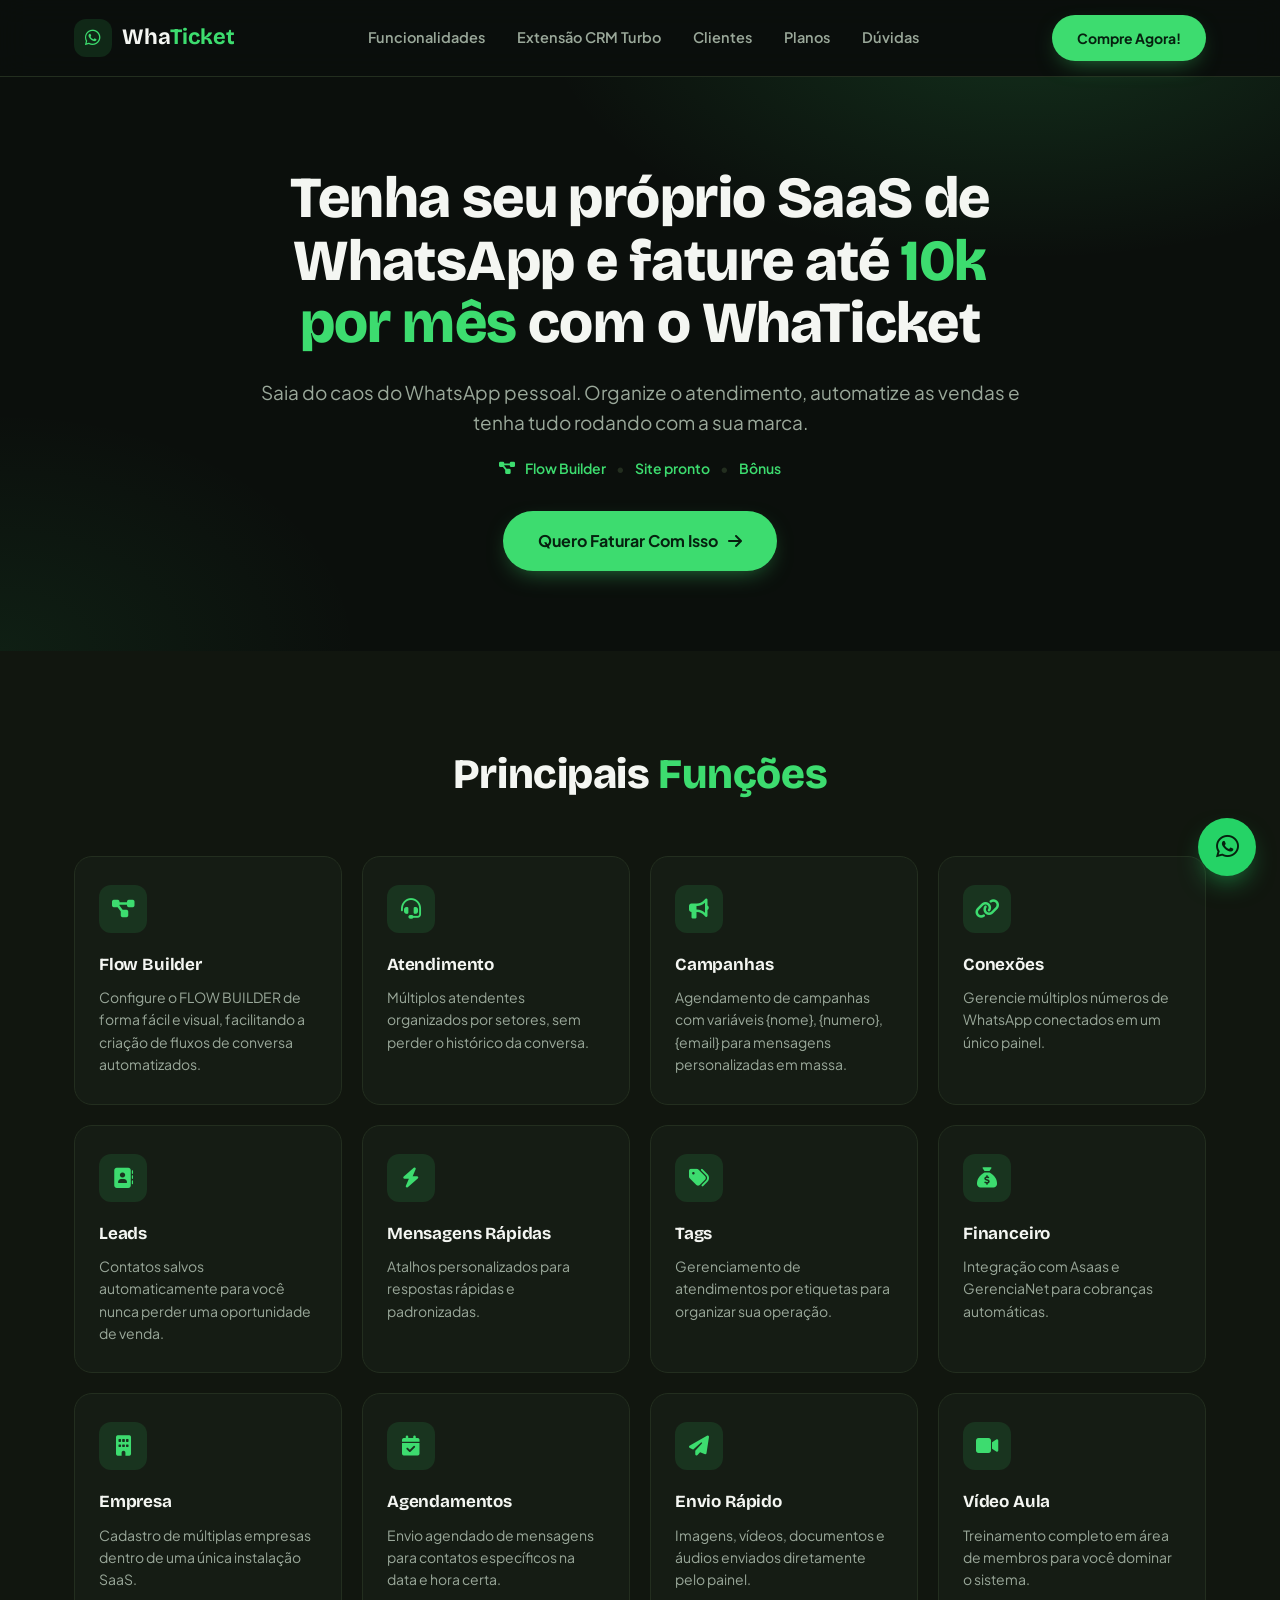
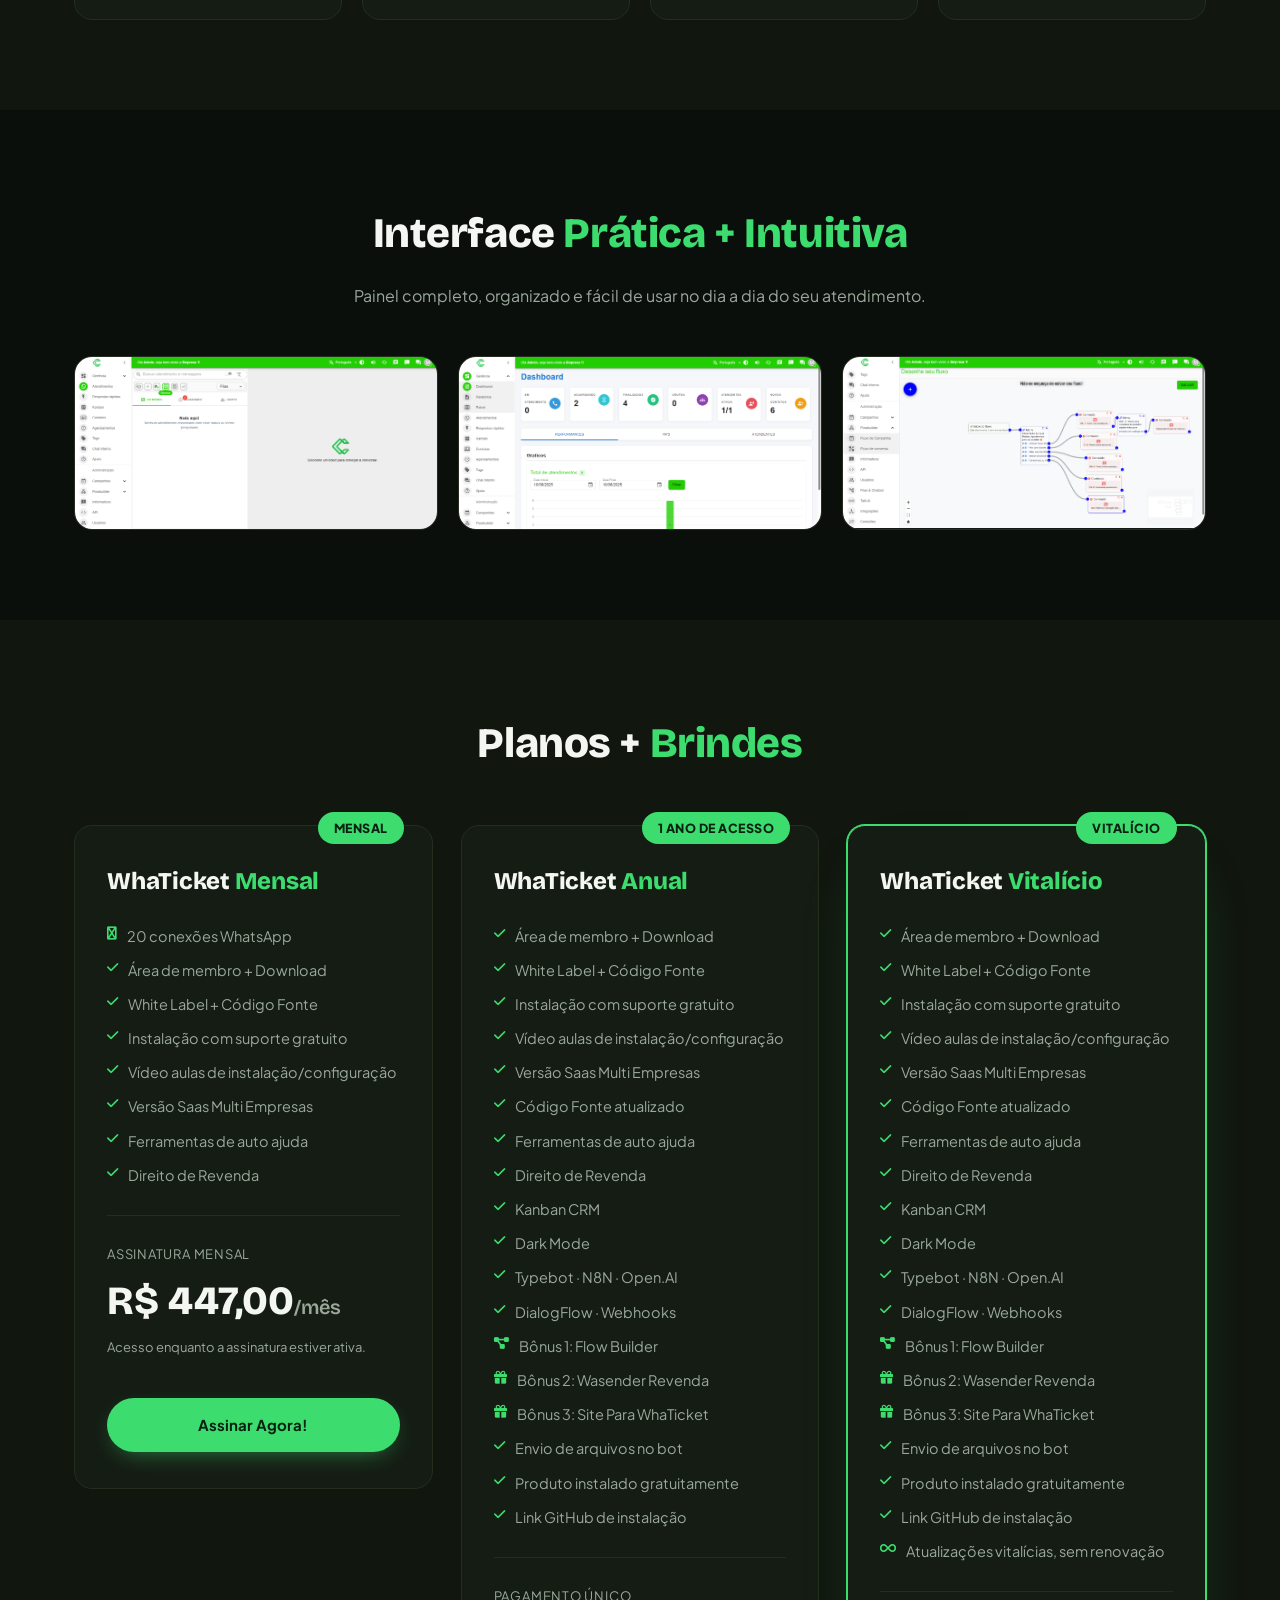
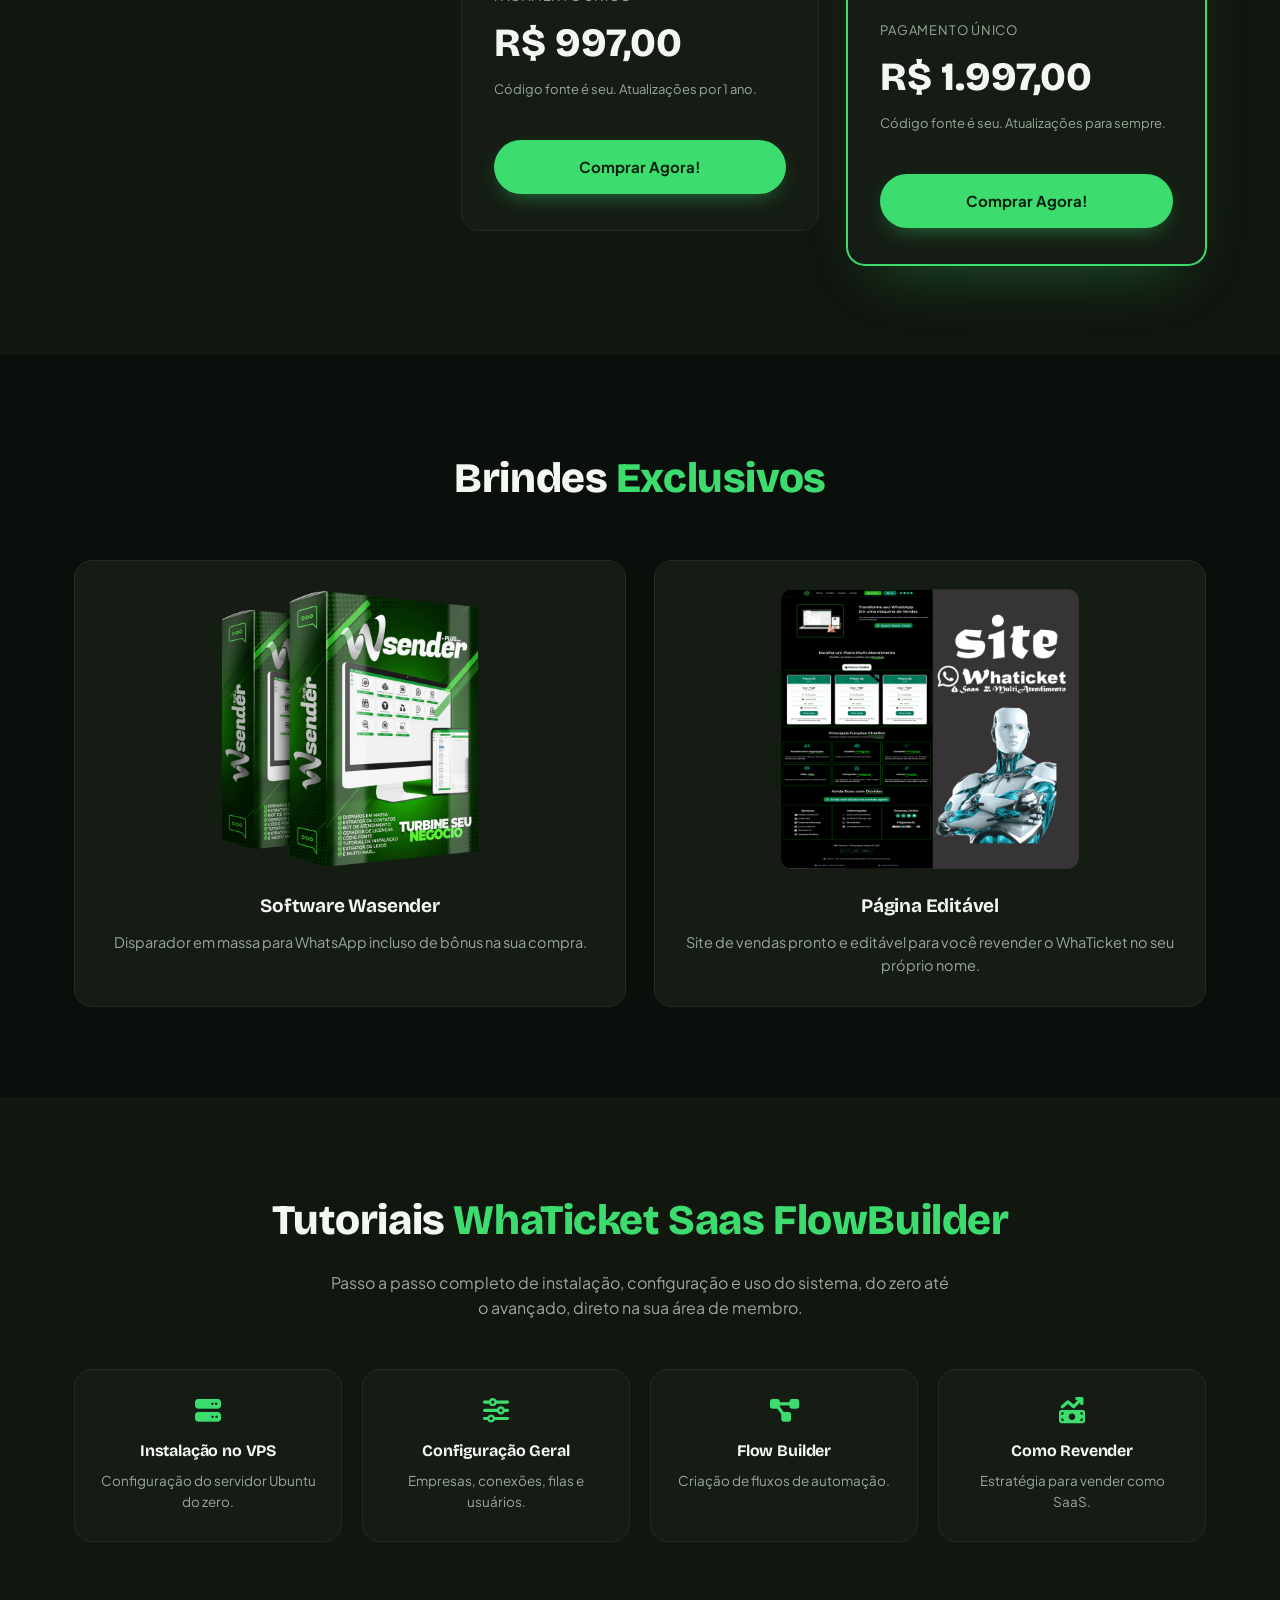
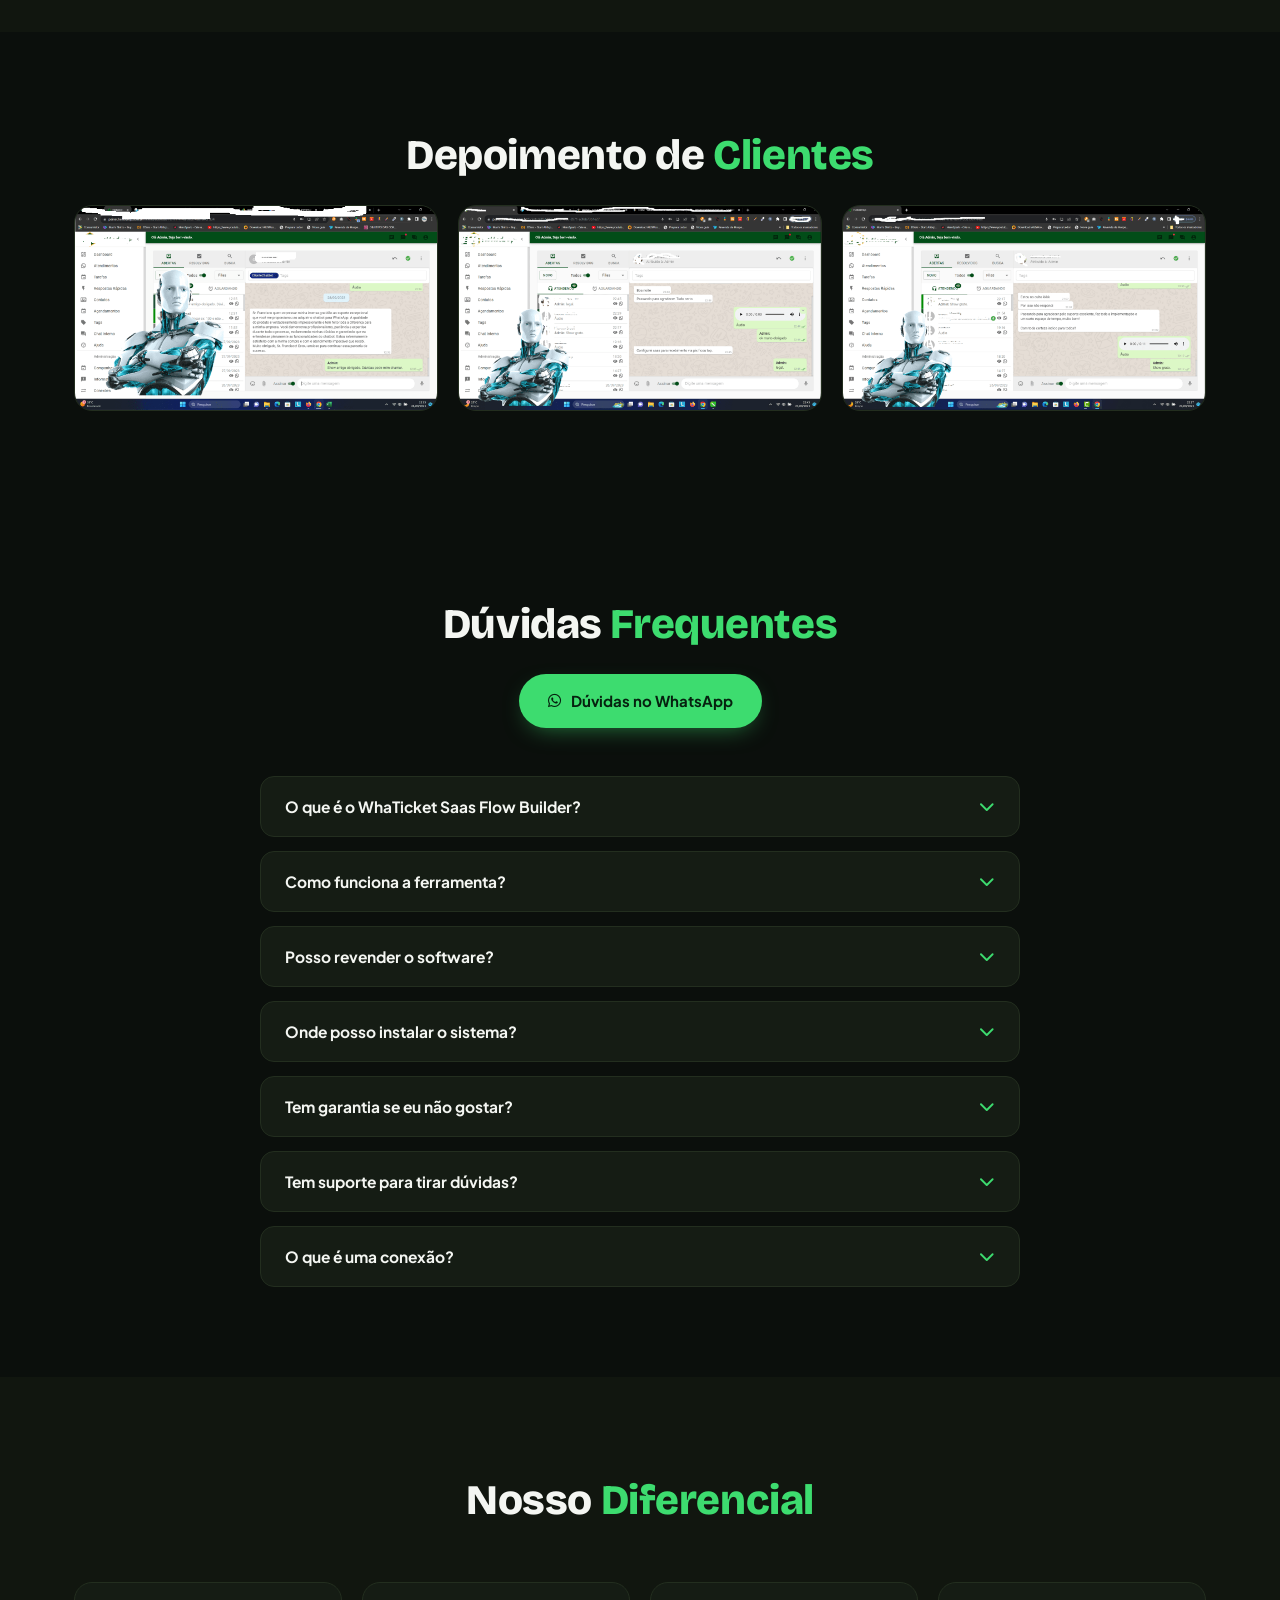
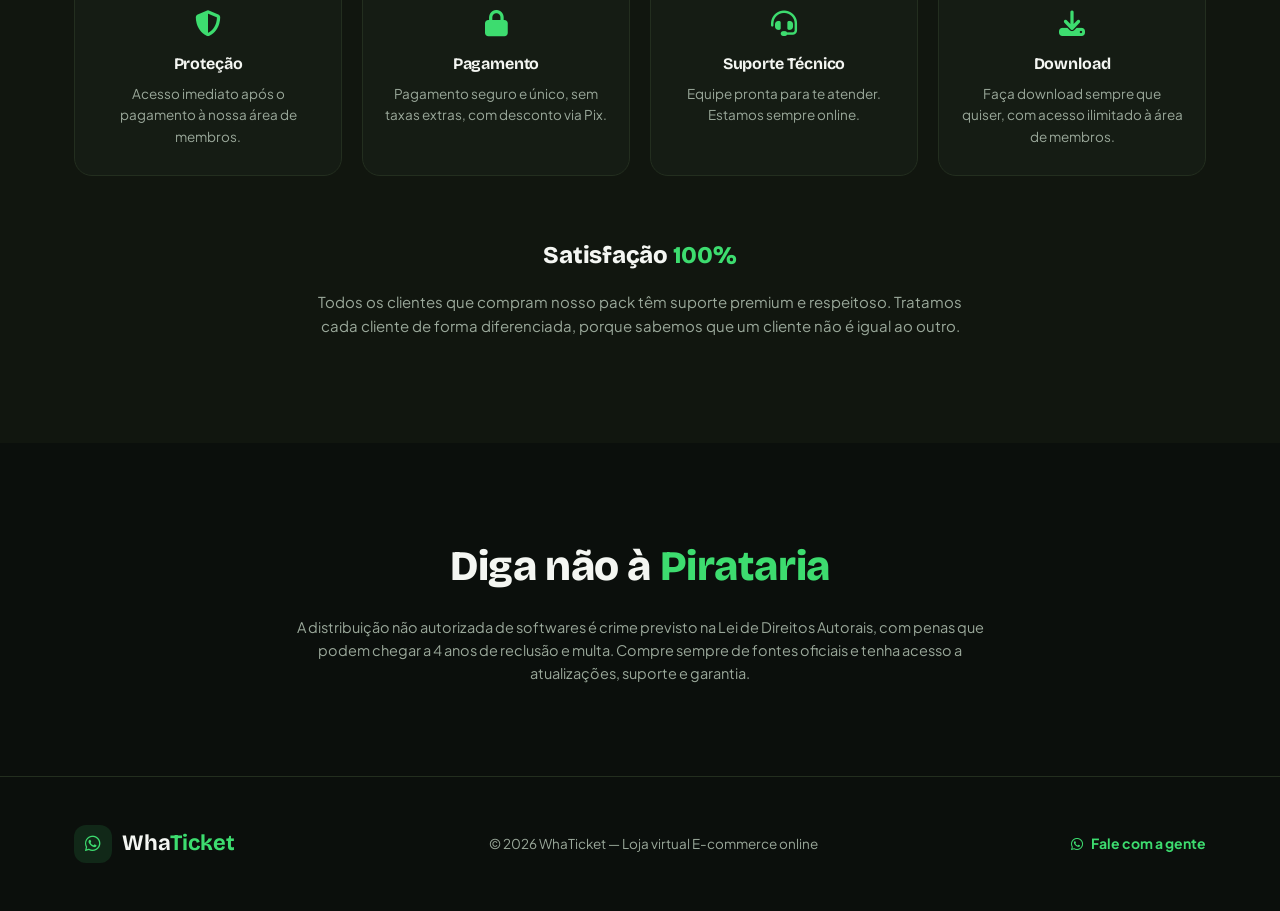
<file: index.html>
<!DOCTYPE html>
<html lang="pt-BR">
<head>
<meta charset="UTF-8">
<meta name="viewport" content="width=device-width, initial-scale=1.0">
<title>WhaTicket SaaS Revenda - Multiatendimento WhatsApp + FlowBuilder</title>
<meta name="description" content="Até 10k mensal com WhaTicket SaaS Multiatendimento para WhatsApp + FlowBuilder. Tutorial em vídeo, site pronto e bônus.">
<link rel="preconnect" href="https://fonts.googleapis.com">
<link rel="preconnect" href="https://fonts.gstatic.com" crossorigin>
<link href="https://fonts.googleapis.com/css2?family=Bricolage+Grotesque:wght@200..800&family=Plus+Jakarta+Sans:wght@400;500;600;700&display=swap" rel="stylesheet">
<link rel="stylesheet" href="https://cdn.jsdelivr.net/npm/@fortawesome/fontawesome-free@6.5.1/css/all.min.css">
<link rel="stylesheet" href="style.css">
</head>
<body>

<!-- HEADER -->
<header class="site-header" id="header">
  <div class="container header-inner">
    <a href="#topo" class="logo">
      <span class="logo-icon"><i class="fa-brands fa-whatsapp"></i></span>
      <span class="logo-text">Wha<span class="accent">Ticket</span></span>
    </a>

    <nav class="main-nav" id="main-nav">
      <a href="#funcionalidades">Funcionalidades</a>
      <a href="#interface">Extensão CRM Turbo</a>
      <a href="#clientes">Clientes</a>
      <a href="#planos">Planos</a>
      <a href="#duvidas">Dúvidas</a>
    </nav>

    <a href="#planos" class="btn btn-primary header-cta">Compre Agora!</a>

    <button class="menu-toggle" id="menu-toggle" aria-label="Abrir menu">
      <i class="fa-solid fa-bars"></i>
    </button>
  </div>
</header>

<!-- HERO -->
<section class="hero" id="topo">
  <div class="container hero-inner">
    <div class="hero-copy">
      <h1>Tenha seu próprio SaaS de WhatsApp e fature até <span class="accent">10k por mês</span> com o WhaTicket</h1>
      <p class="hero-sub">Saia do caos do WhatsApp pessoal. Organize o atendimento, automatize as vendas e tenha tudo rodando com a sua marca.</p>
      <p class="hero-tag">
        <i class="fa-solid fa-diagram-project"></i> Flow Builder
        <span class="dot">•</span> Site pronto
        <span class="dot">•</span> Bônus
      </p>
      <a href="#planos" class="btn btn-primary btn-lg">Quero Faturar Com Isso <i class="fa-solid fa-arrow-right"></i></a>
    </div>
  </div>
</section>

<!-- FUNCIONALIDADES -->
<section class="features" id="funcionalidades">
  <div class="container">
    <h2 class="section-title">Principais <span class="accent">Funções</span></h2>

    <div class="features-grid">
      <div class="feature-card">
        <div class="feature-icon"><i class="fa-solid fa-diagram-project"></i></div>
        <h3>Flow Builder</h3>
        <p>Configure o FLOW BUILDER de forma fácil e visual, facilitando a criação de fluxos de conversa automatizados.</p>
      </div>
      <div class="feature-card">
        <div class="feature-icon"><i class="fa-solid fa-headset"></i></div>
        <h3>Atendimento</h3>
        <p>Múltiplos atendentes organizados por setores, sem perder o histórico da conversa.</p>
      </div>
      <div class="feature-card">
        <div class="feature-icon"><i class="fa-solid fa-bullhorn"></i></div>
        <h3>Campanhas</h3>
        <p>Agendamento de campanhas com variáveis {nome}, {numero}, {email} para mensagens personalizadas em massa.</p>
      </div>
      <div class="feature-card">
        <div class="feature-icon"><i class="fa-solid fa-link"></i></div>
        <h3>Conexões</h3>
        <p>Gerencie múltiplos números de WhatsApp conectados em um único painel.</p>
      </div>
      <div class="feature-card">
        <div class="feature-icon"><i class="fa-solid fa-address-book"></i></div>
        <h3>Leads</h3>
        <p>Contatos salvos automaticamente para você nunca perder uma oportunidade de venda.</p>
      </div>
      <div class="feature-card">
        <div class="feature-icon"><i class="fa-solid fa-bolt"></i></div>
        <h3>Mensagens Rápidas</h3>
        <p>Atalhos personalizados para respostas rápidas e padronizadas.</p>
      </div>
      <div class="feature-card">
        <div class="feature-icon"><i class="fa-solid fa-tags"></i></div>
        <h3>Tags</h3>
        <p>Gerenciamento de atendimentos por etiquetas para organizar sua operação.</p>
      </div>
      <div class="feature-card">
        <div class="feature-icon"><i class="fa-solid fa-sack-dollar"></i></div>
        <h3>Financeiro</h3>
        <p>Integração com Asaas e GerenciaNet para cobranças automáticas.</p>
      </div>
      <div class="feature-card">
        <div class="feature-icon"><i class="fa-solid fa-building"></i></div>
        <h3>Empresa</h3>
        <p>Cadastro de múltiplas empresas dentro de uma única instalação SaaS.</p>
      </div>
      <div class="feature-card">
        <div class="feature-icon"><i class="fa-solid fa-calendar-check"></i></div>
        <h3>Agendamentos</h3>
        <p>Envio agendado de mensagens para contatos específicos na data e hora certa.</p>
      </div>
      <div class="feature-card">
        <div class="feature-icon"><i class="fa-solid fa-paper-plane"></i></div>
        <h3>Envio Rápido</h3>
        <p>Imagens, vídeos, documentos e áudios enviados diretamente pelo painel.</p>
      </div>
      <div class="feature-card">
        <div class="feature-icon"><i class="fa-solid fa-video"></i></div>
        <h3>Vídeo Aula</h3>
        <p>Treinamento completo em área de membros para você dominar o sistema.</p>
      </div>
    </div>
  </div>
</section>

<!-- INTERFACE -->
<section class="interface" id="interface">
  <div class="container">
    <h2 class="section-title">Interface <span class="accent">Prática + Intuitiva</span></h2>
    <p class="section-sub">Painel completo, organizado e fácil de usar no dia a dia do seu atendimento.</p>

    <div class="interface-grid">
      <div class="interface-shot">
        <img src="images/interface-1.png" alt="Painel WhaTicket - tela de atendimento" loading="lazy">
      </div>
      <div class="interface-shot">
        <img src="images/interface-2.png" alt="Painel WhaTicket - Flow Builder" loading="lazy">
      </div>
      <div class="interface-shot">
        <img src="images/interface-3.png" alt="Painel WhaTicket - relatórios e campanhas" loading="lazy">
      </div>
    </div>
  </div>
</section>

<!-- PLANOS -->
<section class="plans" id="planos">
  <div class="container">
    <h2 class="section-title">Planos + <span class="accent">Brindes</span></h2>

    <div class="plans-grid">

      <!-- MENSAL -->
      <div class="plan-card">
        <div class="plan-badge">MENSAL</div>
        <h3 class="plan-name">WhaTicket <span class="accent">Mensal</span></h3>
        <ul class="plan-features">
          <li><i class="fa-solid fa-whatsapp"></i> 20 conexões WhatsApp</li>
          <li><i class="fa-solid fa-check"></i> Área de membro + Download</li>
          <li><i class="fa-solid fa-check"></i> White Label + Código Fonte</li>
          <li><i class="fa-solid fa-check"></i> Instalação com suporte gratuito</li>
          <li><i class="fa-solid fa-check"></i> Vídeo aulas de instalação/configuração</li>
          <li><i class="fa-solid fa-check"></i> Versão Saas Multi Empresas</li>
          <li><i class="fa-solid fa-check"></i> Ferramentas de auto ajuda</li>
          <li><i class="fa-solid fa-check"></i> Direito de Revenda</li>
        </ul>
        <div class="plan-price">
          <span class="price-label">Assinatura mensal</span>
          <span class="price-value">R$ 447,00<small>/mês</small></span>
          <span class="price-note">Acesso enquanto a assinatura estiver ativa.</span>
        </div>
        <a href="https://pay.hotmart.com/F106340317N?off=mxsxfh17" target="_blank" rel="noopener" class="btn btn-primary btn-block">Assinar Agora!</a>
      </div>

      <!-- 1 ANO DE ACESSO -->
      <div class="plan-card">
        <div class="plan-badge">1 ANO DE ACESSO</div>
        <h3 class="plan-name">WhaTicket <span class="accent">Anual</span></h3>
        <ul class="plan-features">
          <li><i class="fa-solid fa-check"></i> Área de membro + Download</li>
          <li><i class="fa-solid fa-check"></i> White Label + Código Fonte</li>
          <li><i class="fa-solid fa-check"></i> Instalação com suporte gratuito</li>
          <li><i class="fa-solid fa-check"></i> Vídeo aulas de instalação/configuração</li>
          <li><i class="fa-solid fa-check"></i> Versão Saas Multi Empresas</li>
          <li><i class="fa-solid fa-check"></i> Código Fonte atualizado</li>
          <li><i class="fa-solid fa-check"></i> Ferramentas de auto ajuda</li>
          <li><i class="fa-solid fa-check"></i> Direito de Revenda</li>
          <li><i class="fa-solid fa-check"></i> Kanban CRM</li>
          <li><i class="fa-solid fa-check"></i> Dark Mode</li>
          <li><i class="fa-solid fa-check"></i> Typebot · N8N · Open.AI</li>
          <li><i class="fa-solid fa-check"></i> DialogFlow · Webhooks</li>
          <li><i class="fa-solid fa-diagram-project"></i> Bônus 1: Flow Builder</li>
          <li><i class="fa-solid fa-gift"></i> Bônus 2: Wasender Revenda</li>
          <li><i class="fa-solid fa-gift"></i> Bônus 3: Site Para WhaTicket</li>
          <li><i class="fa-solid fa-check"></i> Envio de arquivos no bot</li>
          <li><i class="fa-solid fa-check"></i> Produto instalado gratuitamente</li>
          <li><i class="fa-solid fa-check"></i> Link GitHub de instalação</li>
        </ul>
        <div class="plan-price">
          <span class="price-label">Pagamento único</span>
          <span class="price-value">R$ 997,00</span>
          <span class="price-note">Código fonte é seu. Atualizações por 1 ano.</span>
        </div>
        <a href="https://pay.hotmart.com/F106340317N?off=260qefwi" target="_blank" rel="noopener" class="btn btn-primary btn-block">Comprar Agora!</a>
      </div>

      <!-- VITALÍCIO -->
      <div class="plan-card plan-highlight">
        <div class="plan-badge">VITALÍCIO</div>
        <h3 class="plan-name">WhaTicket <span class="accent">Vitalício</span></h3>
        <ul class="plan-features">
          <li><i class="fa-solid fa-check"></i> Área de membro + Download</li>
          <li><i class="fa-solid fa-check"></i> White Label + Código Fonte</li>
          <li><i class="fa-solid fa-check"></i> Instalação com suporte gratuito</li>
          <li><i class="fa-solid fa-check"></i> Vídeo aulas de instalação/configuração</li>
          <li><i class="fa-solid fa-check"></i> Versão Saas Multi Empresas</li>
          <li><i class="fa-solid fa-check"></i> Código Fonte atualizado</li>
          <li><i class="fa-solid fa-check"></i> Ferramentas de auto ajuda</li>
          <li><i class="fa-solid fa-check"></i> Direito de Revenda</li>
          <li><i class="fa-solid fa-check"></i> Kanban CRM</li>
          <li><i class="fa-solid fa-check"></i> Dark Mode</li>
          <li><i class="fa-solid fa-check"></i> Typebot · N8N · Open.AI</li>
          <li><i class="fa-solid fa-check"></i> DialogFlow · Webhooks</li>
          <li><i class="fa-solid fa-diagram-project"></i> Bônus 1: Flow Builder</li>
          <li><i class="fa-solid fa-gift"></i> Bônus 2: Wasender Revenda</li>
          <li><i class="fa-solid fa-gift"></i> Bônus 3: Site Para WhaTicket</li>
          <li><i class="fa-solid fa-check"></i> Envio de arquivos no bot</li>
          <li><i class="fa-solid fa-check"></i> Produto instalado gratuitamente</li>
          <li><i class="fa-solid fa-check"></i> Link GitHub de instalação</li>
          <li><i class="fa-solid fa-infinity"></i> Atualizações vitalícias, sem renovação</li>
        </ul>
        <div class="plan-price">
          <span class="price-label">Pagamento único</span>
          <span class="price-value">R$ 1.997,00</span>
          <span class="price-note">Código fonte é seu. Atualizações para sempre.</span>
        </div>
        <a href="https://pay.hotmart.com/F106340317N?off=iu3j48sv" target="_blank" rel="noopener" class="btn btn-primary btn-block">Comprar Agora!</a>
      </div>

    </div>
  </div>
</section>

<!-- BRINDES -->
<section class="bonus">
  <div class="container">
    <h2 class="section-title">Brindes <span class="accent">Exclusivos</span></h2>

    <div class="bonus-grid">
      <div class="bonus-card">
        <img src="images/bonus-wasender.webp" alt="Software Wasender" loading="lazy">
        <h3>Software Wasender</h3>
        <p>Disparador em massa para WhatsApp incluso de bônus na sua compra.</p>
      </div>
      <div class="bonus-card">
        <img src="images/bonus-site.png" alt="Página Editável WhaTicket" loading="lazy">
        <h3>Página Editável</h3>
        <p>Site de vendas pronto e editável para você revender o WhaTicket no seu próprio nome.</p>
      </div>
    </div>
  </div>
</section>

<!-- TUTORIAIS -->
<section class="tutorials">
  <div class="container">
    <h2 class="section-title">Tutoriais <span class="accent">WhaTicket Saas FlowBuilder</span></h2>
    <p class="section-sub">Passo a passo completo de instalação, configuração e uso do sistema, do zero até o avançado, direto na sua área de membro.</p>
    <div class="tutorials-grid">
      <div class="tutorial-card"><i class="fa-solid fa-server"></i><h3>Instalação no VPS</h3><p>Configuração do servidor Ubuntu do zero.</p></div>
      <div class="tutorial-card"><i class="fa-solid fa-sliders"></i><h3>Configuração Geral</h3><p>Empresas, conexões, filas e usuários.</p></div>
      <div class="tutorial-card"><i class="fa-solid fa-diagram-project"></i><h3>Flow Builder</h3><p>Criação de fluxos de automação.</p></div>
      <div class="tutorial-card"><i class="fa-solid fa-money-bill-trend-up"></i><h3>Como Revender</h3><p>Estratégia para vender como SaaS.</p></div>
    </div>
  </div>
</section>

<!-- DEPOIMENTOS -->
<section class="testimonials" id="clientes">
  <div class="container">
    <h2 class="section-title">Depoimento de <span class="accent">Clientes</span></h2>
    <div class="testimonials-grid">
      <div class="testimonial-shot">
        <img src="images/depoimento-1.png" alt="Depoimento de cliente WhaTicket" loading="lazy">
      </div>
      <div class="testimonial-shot">
        <img src="images/depoimento-2.png" alt="Depoimento de cliente WhaTicket" loading="lazy">
      </div>
      <div class="testimonial-shot">
        <img src="images/depoimento-3.png" alt="Depoimento de cliente WhaTicket" loading="lazy">
      </div>
    </div>
  </div>
</section>

<!-- FAQ -->
<section class="faq" id="duvidas">
  <div class="container">
    <h2 class="section-title">Dúvidas <span class="accent">Frequentes</span></h2>

    <a href="https://wa.me/5534991839854" target="_blank" rel="noopener" class="btn btn-primary faq-whats">
      <i class="fa-brands fa-whatsapp"></i> Dúvidas no WhatsApp
    </a>

    <div class="faq-list">
      <div class="faq-item">
        <button class="faq-question">O que é o WhaTicket Saas Flow Builder? <i class="fa-solid fa-chevron-down"></i></button>
        <div class="faq-answer"><p>É uma integração com o seu WhatsApp para criação de automação de vendas, com atendimento multiusuário e fluxos visuais.</p></div>
      </div>
      <div class="faq-item">
        <button class="faq-question">Como funciona a ferramenta? <i class="fa-solid fa-chevron-down"></i></button>
        <div class="faq-answer"><p>Você recebe o passo a passo completo de como instalar e fazer toda a configuração no seu VPS.</p></div>
      </div>
      <div class="faq-item">
        <button class="faq-question">Posso revender o software? <i class="fa-solid fa-chevron-down"></i></button>
        <div class="faq-answer"><p>Pode sim! Você tem direito de revenda, inclusive utilizando os bônus que disponibilizamos.</p></div>
      </div>
      <div class="faq-item">
        <button class="faq-question">Onde posso instalar o sistema? <i class="fa-solid fa-chevron-down"></i></button>
        <div class="faq-answer"><p>Para instalação é necessário um VPS Ubuntu 20.04 ou 22 LTS, com no mínimo 4 vCores e 4GB de RAM.</p></div>
      </div>
      <div class="faq-item">
        <button class="faq-question">Tem garantia se eu não gostar? <i class="fa-solid fa-chevron-down"></i></button>
        <div class="faq-answer"><p>Sim, garantia de 7 dias.</p></div>
      </div>
      <div class="faq-item">
        <button class="faq-question">Tem suporte para tirar dúvidas? <i class="fa-solid fa-chevron-down"></i></button>
        <div class="faq-answer"><p>Sim, temos uma equipe especializada para te ajudar via WhatsApp.</p></div>
      </div>
      <div class="faq-item">
        <button class="faq-question">O que é uma conexão? <i class="fa-solid fa-chevron-down"></i></button>
        <div class="faq-answer"><p>Conexão é cada número de WhatsApp conectado na plataforma. No plano Mensal você pode conectar até 20 números simultaneamente. Nos planos Anual e Vitalício não há limite de conexões — você conecta quantos números precisar.</p></div>
      </div>
    </div>
  </div>
</section>

<!-- DIFERENCIAL -->
<section class="differential">
  <div class="container">
    <h2 class="section-title">Nosso <span class="accent">Diferencial</span></h2>

    <div class="differential-grid">
      <div class="differential-card">
        <i class="fa-solid fa-shield-halved"></i>
        <h3>Proteção</h3>
        <p>Acesso imediato após o pagamento à nossa área de membros.</p>
      </div>
      <div class="differential-card">
        <i class="fa-solid fa-lock"></i>
        <h3>Pagamento</h3>
        <p>Pagamento seguro e único, sem taxas extras, com desconto via Pix.</p>
      </div>
      <div class="differential-card">
        <i class="fa-solid fa-headset"></i>
        <h3>Suporte Técnico</h3>
        <p>Equipe pronta para te atender. Estamos sempre online.</p>
      </div>
      <div class="differential-card">
        <i class="fa-solid fa-download"></i>
        <h3>Download</h3>
        <p>Faça download sempre que quiser, com acesso ilimitado à área de membros.</p>
      </div>
    </div>

    <div class="satisfaction">
      <h3>Satisfação <span class="accent">100%</span></h3>
      <p>Todos os clientes que compram nosso pack têm suporte premium e respeitoso. Tratamos cada cliente de forma diferenciada, porque sabemos que um cliente não é igual ao outro.</p>
    </div>
  </div>
</section>

<!-- PIRATARIA -->
<section class="piracy">
  <div class="container">
    <h2 class="section-title">Diga não à <span class="accent">Pirataria</span></h2>
    <p>A distribuição não autorizada de softwares é crime previsto na Lei de Direitos Autorais, com penas que podem chegar a 4 anos de reclusão e multa. Compre sempre de fontes oficiais e tenha acesso a atualizações, suporte e garantia.</p>
  </div>
</section>

<!-- FOOTER -->
<footer class="site-footer">
  <div class="container footer-inner">
    <div class="logo">
      <span class="logo-icon"><i class="fa-brands fa-whatsapp"></i></span>
      <span class="logo-text">Wha<span class="accent">Ticket</span></span>
    </div>
    <p>&copy; 2026 WhaTicket &mdash; Loja virtual E-commerce online</p>
    <a href="https://wa.me/5534991839854" target="_blank" rel="noopener" class="footer-whats">
      <i class="fa-brands fa-whatsapp"></i> Fale com a gente
    </a>
  </div>
</footer>

<a href="https://wa.me/5534991839854" target="_blank" rel="noopener" class="whats-float" aria-label="Falar no WhatsApp">
  <i class="fa-brands fa-whatsapp"></i>
</a>

<script src="script.js"></script>
</body>
</html>
</file>
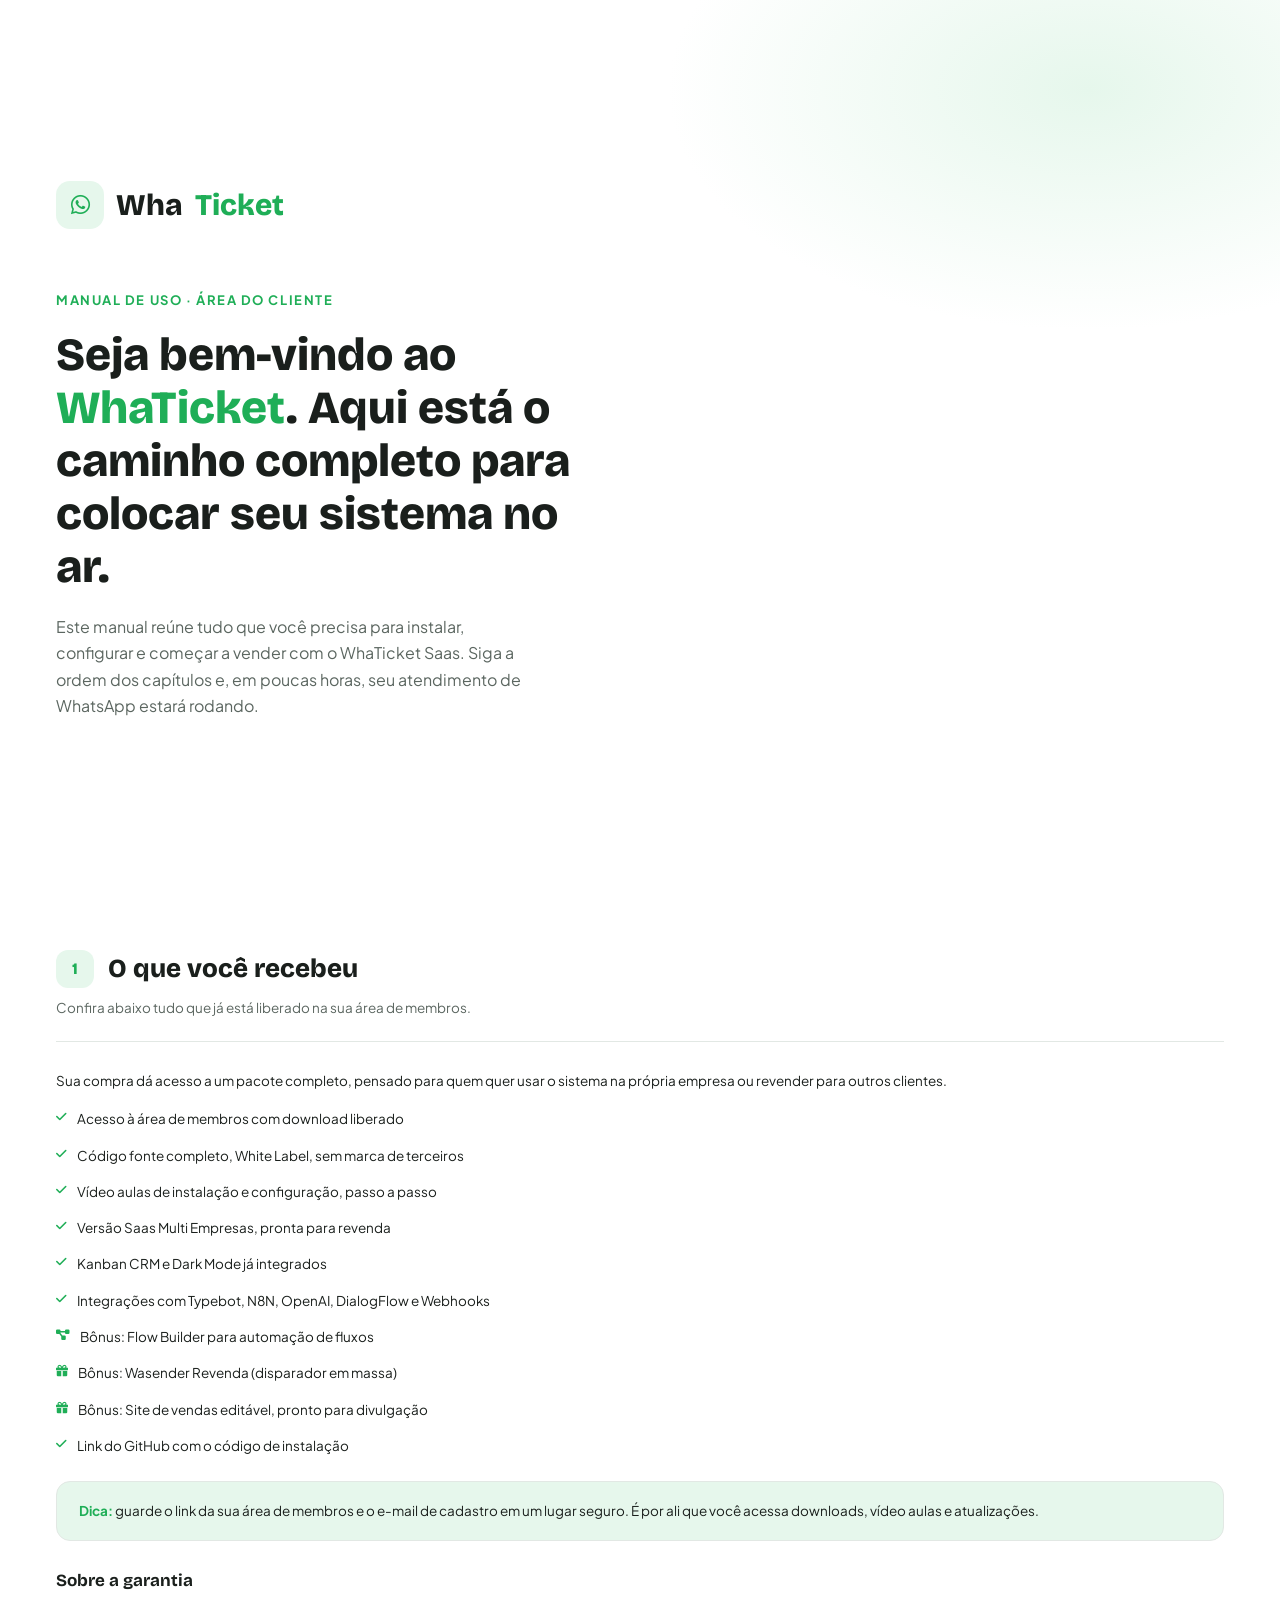
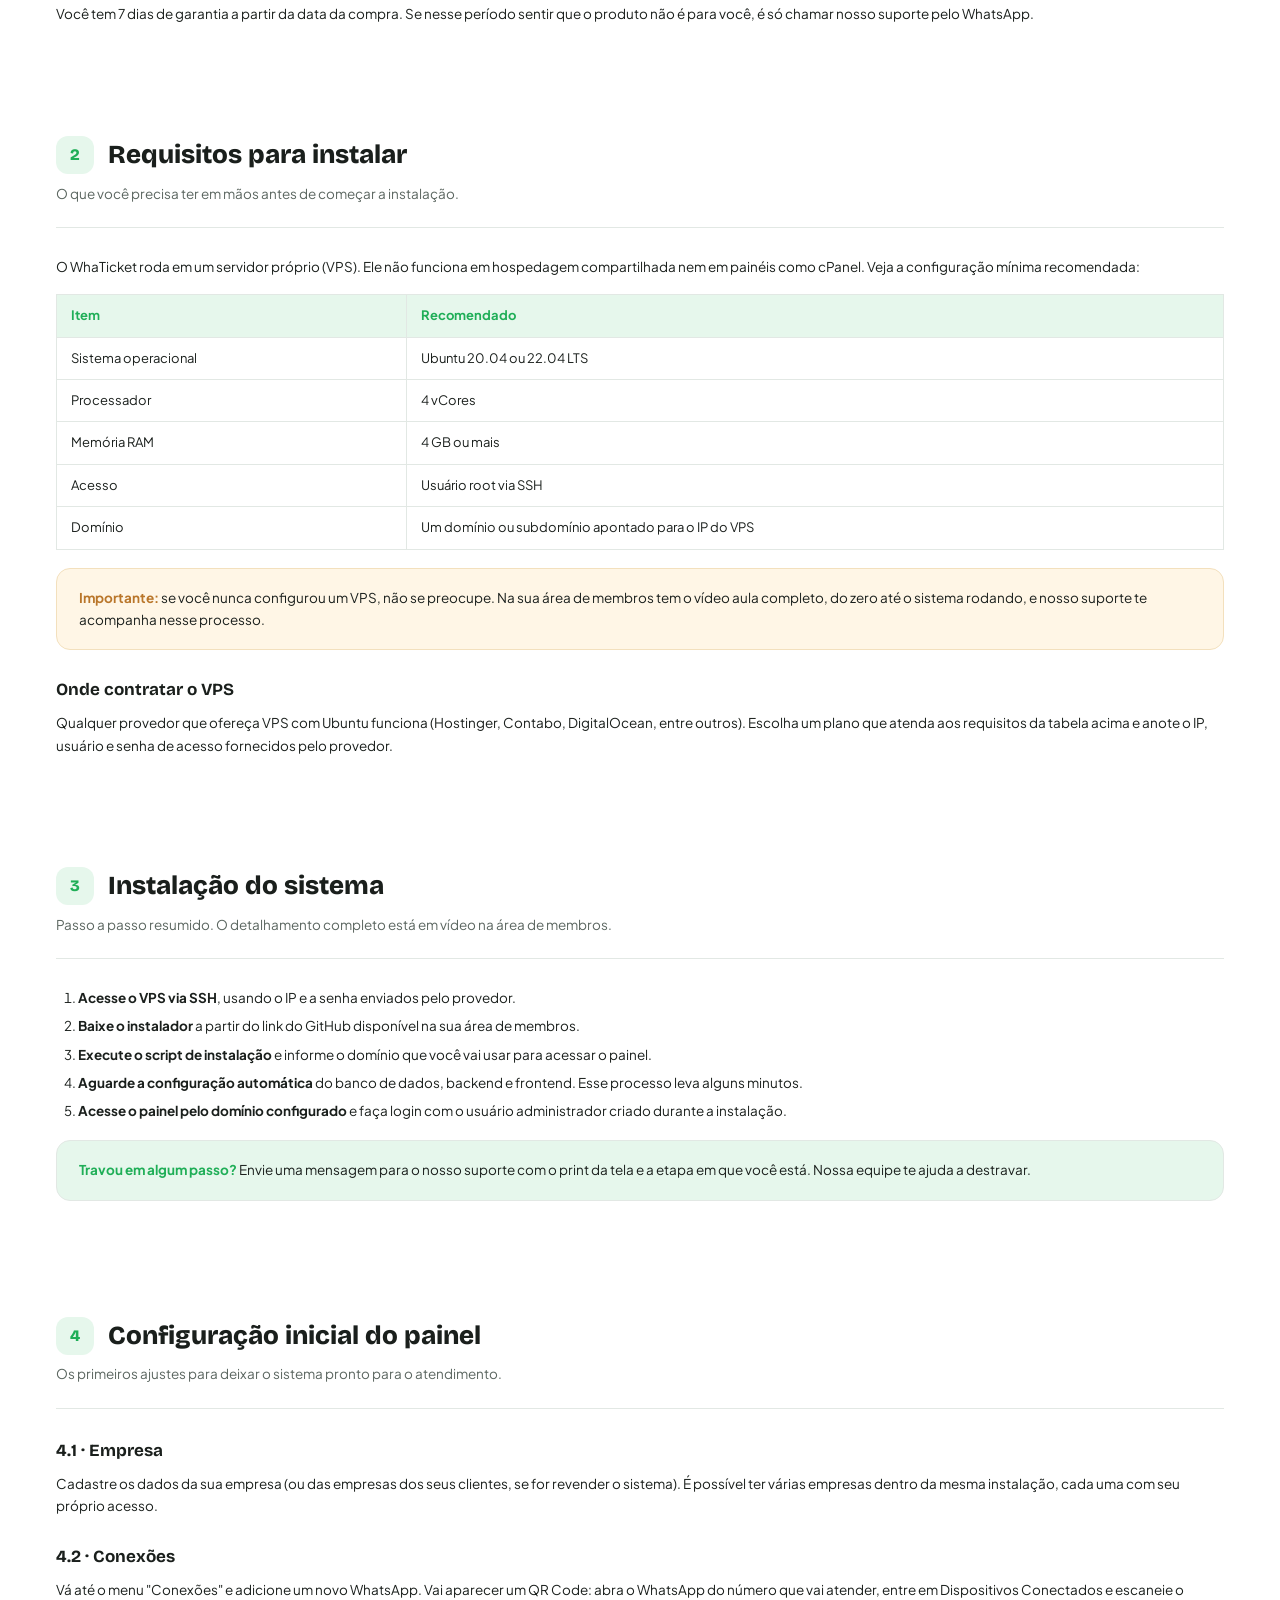
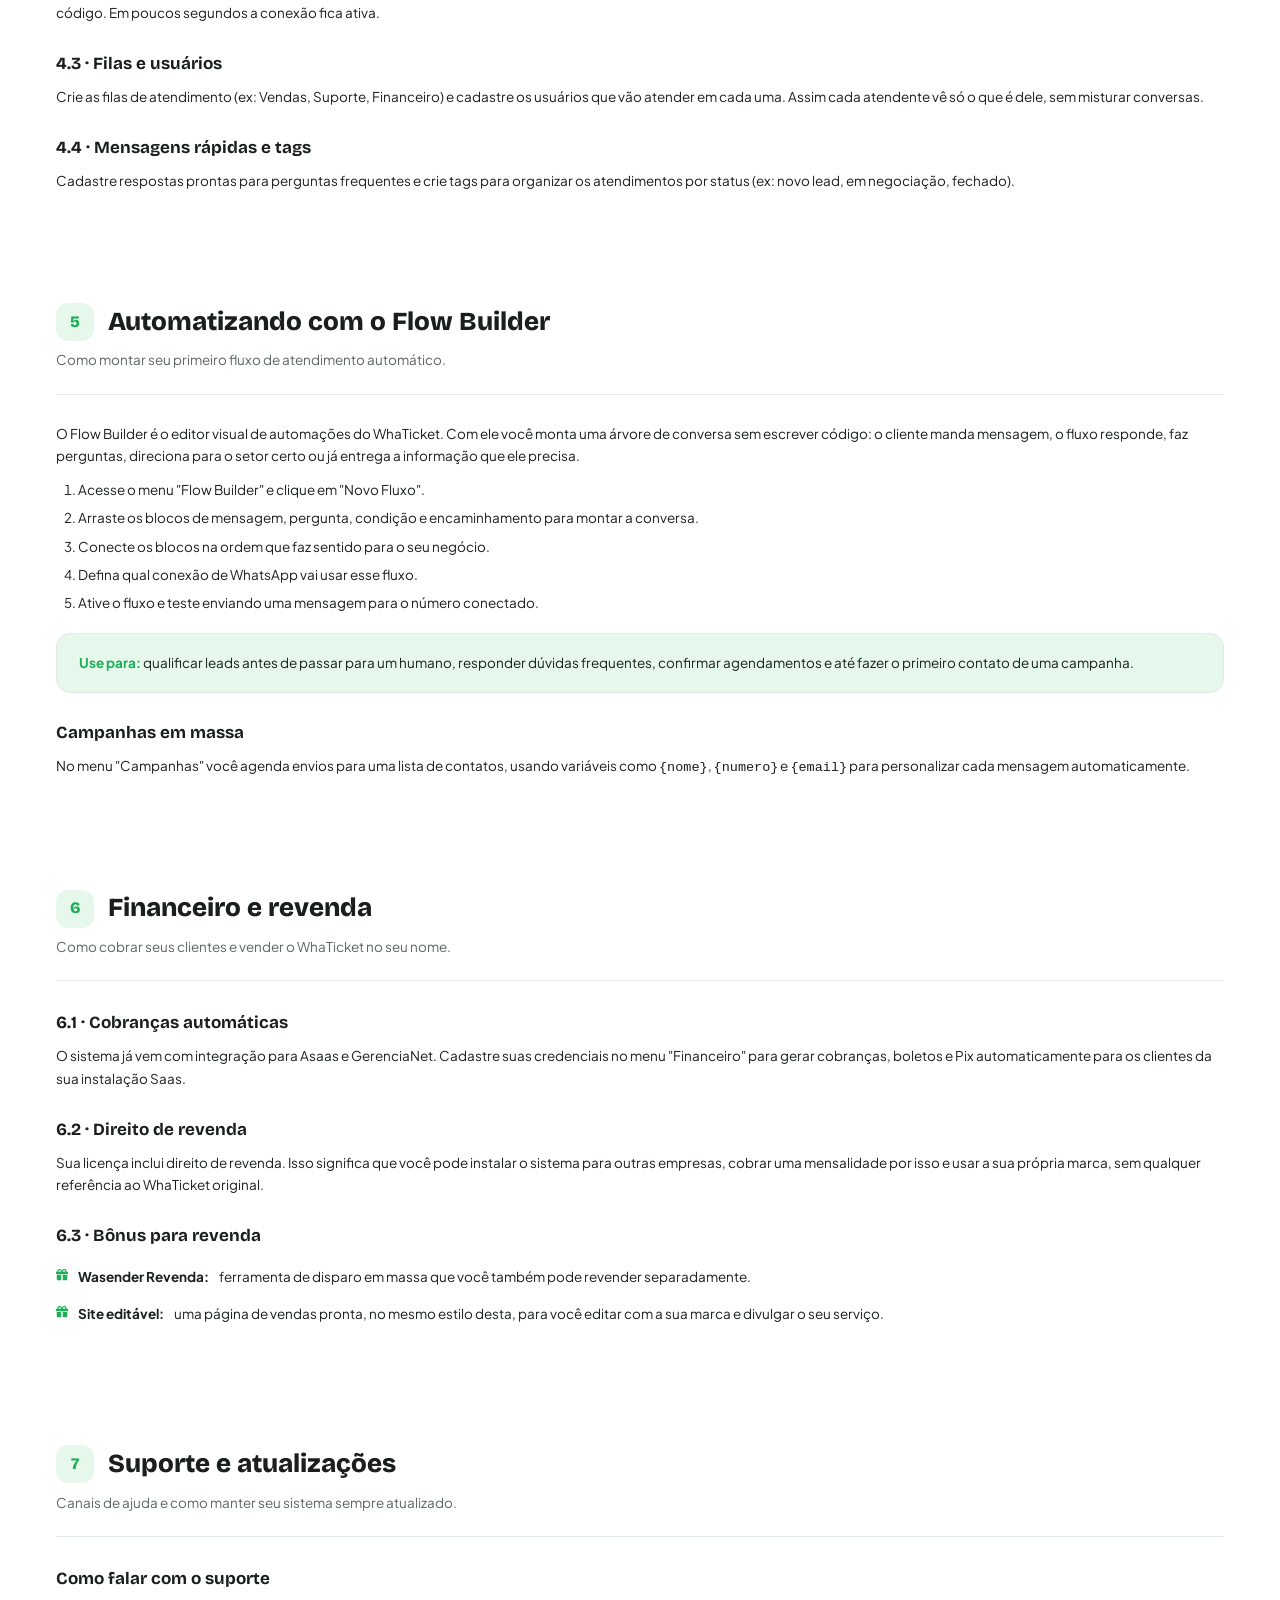
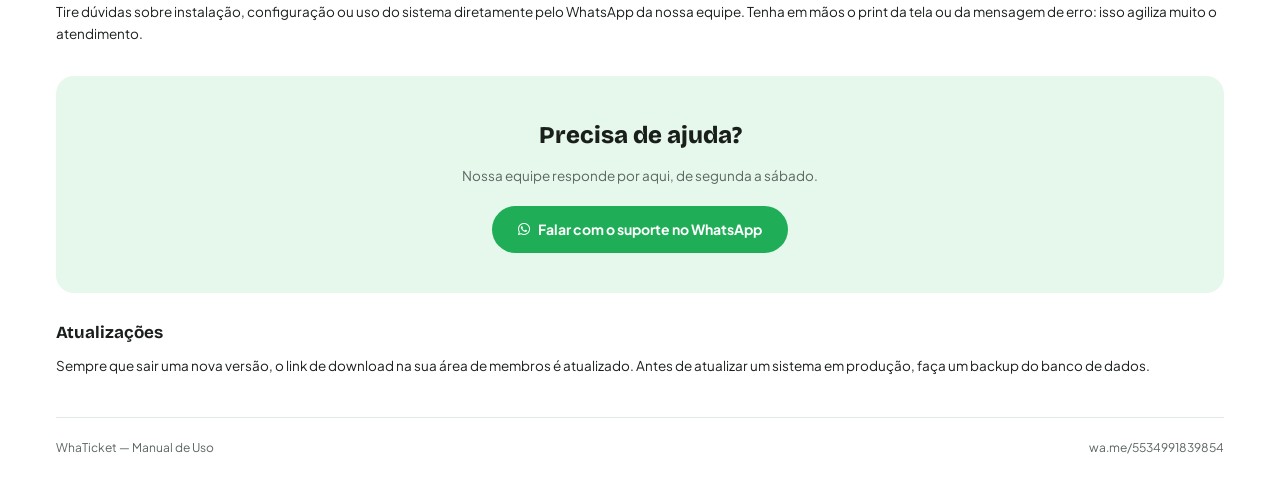
<file: manual-uso.html>
<!DOCTYPE html>
<html lang="pt-BR">
<head>
<meta charset="UTF-8">
<meta name="viewport" content="width=device-width, initial-scale=1.0">
<title>WhaTicket — Manual de Uso e Boas-Vindas</title>
<link rel="preconnect" href="https://fonts.googleapis.com">
<link rel="preconnect" href="https://fonts.gstatic.com" crossorigin>
<link href="https://fonts.googleapis.com/css2?family=Bricolage+Grotesque:wght@200..800&family=Plus+Jakarta+Sans:wght@400;500;600;700&display=swap" rel="stylesheet">
<link rel="stylesheet" href="https://cdn.jsdelivr.net/npm/@fortawesome/fontawesome-free@6.5.1/css/all.min.css">
<style>
  :root {
    --accent: #1fae57;
    --accent-soft: #e6f7ec;
    --text: #1a1f1c;
    --text-muted: #5b6660;
    --border: #e2e8e4;
    --font-display: "Bricolage Grotesque", serif;
    --font-body: "Plus Jakarta Sans", sans-serif;
  }

  * { box-sizing: border-box; }

  body {
    margin: 0;
    font-family: var(--font-body);
    color: var(--text);
    font-size: 13.5px;
    line-height: 1.65;
  }

  .page {
    padding: 48px 56px;
  }

  .cover {
    min-height: 100vh;
    display: flex;
    flex-direction: column;
    justify-content: center;
    background:
      radial-gradient(ellipse 700px 400px at 85% 10%, var(--accent-soft), transparent 60%);
  }

  .cover .logo {
    display: flex;
    align-items: center;
    gap: 12px;
    font-family: var(--font-display);
    font-weight: 800;
    font-size: 30px;
    margin-bottom: 60px;
  }

  .cover .logo-icon {
    display: flex;
    align-items: center;
    justify-content: center;
    width: 48px;
    height: 48px;
    border-radius: 14px;
    background: var(--accent-soft);
    color: var(--accent);
    font-size: 22px;
  }

  .cover .tag {
    display: inline-block;
    color: var(--accent);
    font-weight: 700;
    font-size: 13px;
    letter-spacing: 0.12em;
    text-transform: uppercase;
    margin-bottom: 18px;
  }

  .cover h1 {
    font-family: var(--font-display);
    font-size: 46px;
    font-weight: 800;
    line-height: 1.15;
    margin: 0 0 20px;
    max-width: 560px;
  }

  .cover p.lead {
    font-size: 16px;
    color: var(--text-muted);
    max-width: 480px;
    margin: 0;
  }

  .accent { color: var(--accent); }

  .page-break { page-break-before: always; }

  h2.section-num {
    font-family: var(--font-display);
    font-size: 26px;
    font-weight: 800;
    margin: 0 0 6px;
    display: flex;
    align-items: center;
    gap: 14px;
  }

  h2.section-num .num {
    display: flex;
    align-items: center;
    justify-content: center;
    width: 38px;
    height: 38px;
    border-radius: 12px;
    background: var(--accent-soft);
    color: var(--accent);
    font-size: 16px;
    flex-shrink: 0;
  }

  .section-sub {
    color: var(--text-muted);
    font-size: 13.5px;
    margin: 0 0 28px;
    padding-bottom: 22px;
    border-bottom: 1px solid var(--border);
  }

  h3 {
    font-family: var(--font-display);
    font-size: 17px;
    font-weight: 700;
    margin: 26px 0 8px;
  }

  p { margin: 0 0 12px; }

  ul, ol {
    margin: 0 0 16px;
    padding-left: 22px;
  }

  li { margin-bottom: 6px; }

  .box {
    background: var(--accent-soft);
    border: 1px solid var(--border);
    border-radius: 14px;
    padding: 18px 22px;
    margin: 18px 0;
  }

  .box.warning {
    background: #fff6e6;
    border-color: #f3e0bd;
  }

  .box strong { color: var(--accent); }

  .box.warning strong { color: #b9762a; }

  .checklist {
    list-style: none;
    padding: 0;
    margin: 16px 0;
    display: grid;
    gap: 8px;
  }

  .checklist li {
    display: flex;
    align-items: flex-start;
    gap: 10px;
  }

  .checklist i {
    color: var(--accent);
    margin-top: 3px;
    font-size: 12px;
    flex-shrink: 0;
  }

  table {
    width: 100%;
    border-collapse: collapse;
    margin: 16px 0;
    font-size: 13px;
  }

  th, td {
    text-align: left;
    padding: 10px 14px;
    border: 1px solid var(--border);
  }

  th {
    background: var(--accent-soft);
    color: var(--accent);
    font-weight: 700;
  }

  .footer-note {
    margin-top: 40px;
    padding-top: 20px;
    border-top: 1px solid var(--border);
    font-size: 12px;
    color: var(--text-muted);
    display: flex;
    justify-content: space-between;
  }

  .cta-final {
    text-align: center;
    background: var(--accent-soft);
    border-radius: 18px;
    padding: 40px 32px;
    margin-top: 30px;
  }

  .cta-final h2 {
    font-family: var(--font-display);
    font-size: 24px;
    font-weight: 800;
    margin: 0 0 10px;
  }

  .cta-final p { color: var(--text-muted); margin-bottom: 18px; }

  .cta-final a {
    display: inline-flex;
    align-items: center;
    gap: 8px;
    background: var(--accent);
    color: #fff;
    text-decoration: none;
    font-weight: 700;
    padding: 12px 26px;
    border-radius: 999px;
    font-size: 14px;
  }
</style>
</head>
<body>

<!-- CAPA -->
<section class="page cover">
  <div class="logo">
    <span class="logo-icon"><i class="fa-brands fa-whatsapp"></i></span>
    Wha<span class="accent">Ticket</span>
  </div>
  <span class="tag">Manual de Uso · Área do Cliente</span>
  <h1>Seja bem-vindo ao <span class="accent">WhaTicket</span>. Aqui está o caminho completo para colocar seu sistema no ar.</h1>
  <p class="lead">Este manual reúne tudo que você precisa para instalar, configurar e começar a vender com o WhaTicket Saas. Siga a ordem dos capítulos e, em poucas horas, seu atendimento de WhatsApp estará rodando.</p>
</section>

<!-- 1. O QUE VOCÊ RECEBEU -->
<section class="page page-break">
  <h2 class="section-num"><span class="num">1</span> O que você recebeu</h2>
  <p class="section-sub">Confira abaixo tudo que já está liberado na sua área de membros.</p>

  <p>Sua compra dá acesso a um pacote completo, pensado para quem quer usar o sistema na própria empresa ou revender para outros clientes.</p>

  <ul class="checklist">
    <li><i class="fa-solid fa-check"></i> Acesso à área de membros com download liberado</li>
    <li><i class="fa-solid fa-check"></i> Código fonte completo, White Label, sem marca de terceiros</li>
    <li><i class="fa-solid fa-check"></i> Vídeo aulas de instalação e configuração, passo a passo</li>
    <li><i class="fa-solid fa-check"></i> Versão Saas Multi Empresas, pronta para revenda</li>
    <li><i class="fa-solid fa-check"></i> Kanban CRM e Dark Mode já integrados</li>
    <li><i class="fa-solid fa-check"></i> Integrações com Typebot, N8N, OpenAI, DialogFlow e Webhooks</li>
    <li><i class="fa-solid fa-diagram-project"></i> Bônus: Flow Builder para automação de fluxos</li>
    <li><i class="fa-solid fa-gift"></i> Bônus: Wasender Revenda (disparador em massa)</li>
    <li><i class="fa-solid fa-gift"></i> Bônus: Site de vendas editável, pronto para divulgação</li>
    <li><i class="fa-solid fa-check"></i> Link do GitHub com o código de instalação</li>
  </ul>

  <div class="box">
    <strong>Dica:</strong> guarde o link da sua área de membros e o e-mail de cadastro em um lugar seguro. É por ali que você acessa downloads, vídeo aulas e atualizações.
  </div>

  <h3>Sobre a garantia</h3>
  <p>Você tem 7 dias de garantia a partir da data da compra. Se nesse período sentir que o produto não é para você, é só chamar nosso suporte pelo WhatsApp.</p>
</section>

<!-- 2. REQUISITOS -->
<section class="page page-break">
  <h2 class="section-num"><span class="num">2</span> Requisitos para instalar</h2>
  <p class="section-sub">O que você precisa ter em mãos antes de começar a instalação.</p>

  <p>O WhaTicket roda em um servidor próprio (VPS). Ele não funciona em hospedagem compartilhada nem em painéis como cPanel. Veja a configuração mínima recomendada:</p>

  <table>
    <tr><th>Item</th><th>Recomendado</th></tr>
    <tr><td>Sistema operacional</td><td>Ubuntu 20.04 ou 22.04 LTS</td></tr>
    <tr><td>Processador</td><td>4 vCores</td></tr>
    <tr><td>Memória RAM</td><td>4 GB ou mais</td></tr>
    <tr><td>Acesso</td><td>Usuário root via SSH</td></tr>
    <tr><td>Domínio</td><td>Um domínio ou subdomínio apontado para o IP do VPS</td></tr>
  </table>

  <div class="box warning">
    <strong>Importante:</strong> se você nunca configurou um VPS, não se preocupe. Na sua área de membros tem o vídeo aula completo, do zero até o sistema rodando, e nosso suporte te acompanha nesse processo.
  </div>

  <h3>Onde contratar o VPS</h3>
  <p>Qualquer provedor que ofereça VPS com Ubuntu funciona (Hostinger, Contabo, DigitalOcean, entre outros). Escolha um plano que atenda aos requisitos da tabela acima e anote o IP, usuário e senha de acesso fornecidos pelo provedor.</p>
</section>

<!-- 3. INSTALAÇÃO -->
<section class="page page-break">
  <h2 class="section-num"><span class="num">3</span> Instalação do sistema</h2>
  <p class="section-sub">Passo a passo resumido. O detalhamento completo está em vídeo na área de membros.</p>

  <ol>
    <li><strong>Acesse o VPS via SSH</strong>, usando o IP e a senha enviados pelo provedor.</li>
    <li><strong>Baixe o instalador</strong> a partir do link do GitHub disponível na sua área de membros.</li>
    <li><strong>Execute o script de instalação</strong> e informe o domínio que você vai usar para acessar o painel.</li>
    <li><strong>Aguarde a configuração automática</strong> do banco de dados, backend e frontend. Esse processo leva alguns minutos.</li>
    <li><strong>Acesse o painel pelo domínio configurado</strong> e faça login com o usuário administrador criado durante a instalação.</li>
  </ol>

  <div class="box">
    <strong>Travou em algum passo?</strong> Envie uma mensagem para o nosso suporte com o print da tela e a etapa em que você está. Nossa equipe te ajuda a destravar.
  </div>
</section>

<!-- 4. CONFIGURAÇÃO INICIAL -->
<section class="page page-break">
  <h2 class="section-num"><span class="num">4</span> Configuração inicial do painel</h2>
  <p class="section-sub">Os primeiros ajustes para deixar o sistema pronto para o atendimento.</p>

  <h3>4.1 · Empresa</h3>
  <p>Cadastre os dados da sua empresa (ou das empresas dos seus clientes, se for revender o sistema). É possível ter várias empresas dentro da mesma instalação, cada uma com seu próprio acesso.</p>

  <h3>4.2 · Conexões</h3>
  <p>Vá até o menu "Conexões" e adicione um novo WhatsApp. Vai aparecer um QR Code: abra o WhatsApp do número que vai atender, entre em Dispositivos Conectados e escaneie o código. Em poucos segundos a conexão fica ativa.</p>

  <h3>4.3 · Filas e usuários</h3>
  <p>Crie as filas de atendimento (ex: Vendas, Suporte, Financeiro) e cadastre os usuários que vão atender em cada uma. Assim cada atendente vê só o que é dele, sem misturar conversas.</p>

  <h3>4.4 · Mensagens rápidas e tags</h3>
  <p>Cadastre respostas prontas para perguntas frequentes e crie tags para organizar os atendimentos por status (ex: novo lead, em negociação, fechado).</p>
</section>

<!-- 5. FLOW BUILDER -->
<section class="page page-break">
  <h2 class="section-num"><span class="num">5</span> Automatizando com o Flow Builder</h2>
  <p class="section-sub">Como montar seu primeiro fluxo de atendimento automático.</p>

  <p>O Flow Builder é o editor visual de automações do WhaTicket. Com ele você monta uma árvore de conversa sem escrever código: o cliente manda mensagem, o fluxo responde, faz perguntas, direciona para o setor certo ou já entrega a informação que ele precisa.</p>

  <ol>
    <li>Acesse o menu "Flow Builder" e clique em "Novo Fluxo".</li>
    <li>Arraste os blocos de mensagem, pergunta, condição e encaminhamento para montar a conversa.</li>
    <li>Conecte os blocos na ordem que faz sentido para o seu negócio.</li>
    <li>Defina qual conexão de WhatsApp vai usar esse fluxo.</li>
    <li>Ative o fluxo e teste enviando uma mensagem para o número conectado.</li>
  </ol>

  <div class="box">
    <strong>Use para:</strong> qualificar leads antes de passar para um humano, responder dúvidas frequentes, confirmar agendamentos e até fazer o primeiro contato de uma campanha.
  </div>

  <h3>Campanhas em massa</h3>
  <p>No menu "Campanhas" você agenda envios para uma lista de contatos, usando variáveis como <code>{nome}</code>, <code>{numero}</code> e <code>{email}</code> para personalizar cada mensagem automaticamente.</p>
</section>

<!-- 6. FINANCEIRO E REVENDA -->
<section class="page page-break">
  <h2 class="section-num"><span class="num">6</span> Financeiro e revenda</h2>
  <p class="section-sub">Como cobrar seus clientes e vender o WhaTicket no seu nome.</p>

  <h3>6.1 · Cobranças automáticas</h3>
  <p>O sistema já vem com integração para Asaas e GerenciaNet. Cadastre suas credenciais no menu "Financeiro" para gerar cobranças, boletos e Pix automaticamente para os clientes da sua instalação Saas.</p>

  <h3>6.2 · Direito de revenda</h3>
  <p>Sua licença inclui direito de revenda. Isso significa que você pode instalar o sistema para outras empresas, cobrar uma mensalidade por isso e usar a sua própria marca, sem qualquer referência ao WhaTicket original.</p>

  <h3>6.3 · Bônus para revenda</h3>
  <ul class="checklist">
    <li><i class="fa-solid fa-gift"></i> <strong>Wasender Revenda:</strong> ferramenta de disparo em massa que você também pode revender separadamente.</li>
    <li><i class="fa-solid fa-gift"></i> <strong>Site editável:</strong> uma página de vendas pronta, no mesmo estilo desta, para você editar com a sua marca e divulgar o seu serviço.</li>
  </ul>
</section>

<!-- 7. SUPORTE -->
<section class="page page-break">
  <h2 class="section-num"><span class="num">7</span> Suporte e atualizações</h2>
  <p class="section-sub">Canais de ajuda e como manter seu sistema sempre atualizado.</p>

  <h3>Como falar com o suporte</h3>
  <p>Tire dúvidas sobre instalação, configuração ou uso do sistema diretamente pelo WhatsApp da nossa equipe. Tenha em mãos o print da tela ou da mensagem de erro: isso agiliza muito o atendimento.</p>

  <div class="cta-final">
    <h2>Precisa de ajuda?</h2>
    <p>Nossa equipe responde por aqui, de segunda a sábado.</p>
    <a href="https://wa.me/5534991839854" target="_blank" rel="noopener">
      <i class="fa-brands fa-whatsapp"></i> Falar com o suporte no WhatsApp
    </a>
  </div>

  <h3>Atualizações</h3>
  <p>Sempre que sair uma nova versão, o link de download na sua área de membros é atualizado. Antes de atualizar um sistema em produção, faça um backup do banco de dados.</p>

  <div class="footer-note">
    <span>WhaTicket &mdash; Manual de Uso</span>
    <span>wa.me/5534991839854</span>
  </div>
</section>

</body>
</html>
</file>
<file: style.css>
/* =========================================
   WHATICKET — Landing Page (clone styled)
   ========================================= */

:root {
  --bg: #0b0f0c;
  --bg-soft: #11160f;
  --card: #151c14;
  --card-border: #232e1f;
  --text: #f4f6f2;
  --text-muted: #9aa89a;
  --accent: #3ddc6f;
  --accent-strong: #25d366;
  --accent-soft: rgba(61, 220, 111, 0.12);
  --radius: 18px;
  --font-display: "Bricolage Grotesque", serif;
  --font-body: "Plus Jakarta Sans", sans-serif;
}

* { box-sizing: border-box; }

html { scroll-behavior: smooth; }

body {
  margin: 0;
  font-family: var(--font-body);
  background: var(--bg);
  color: var(--text);
  line-height: 1.6;
  -webkit-font-smoothing: antialiased;
}

.container {
  max-width: 1180px;
  margin: 0 auto;
  padding: 0 24px;
}

h1, h2, h3 {
  font-family: var(--font-display);
  margin: 0;
  letter-spacing: -0.01em;
}

.accent { color: var(--accent); }

a { color: inherit; }

img { max-width: 100%; display: block; border-radius: 12px; }

/* ===== BUTTONS ===== */
.btn {
  display: inline-flex;
  align-items: center;
  justify-content: center;
  gap: 10px;
  font-family: var(--font-body);
  font-weight: 700;
  font-size: 15px;
  text-decoration: none;
  border-radius: 999px;
  padding: 14px 28px;
  border: 1px solid transparent;
  cursor: pointer;
  transition: transform 0.25s cubic-bezier(.2,.8,.2,1), background-color 0.25s cubic-bezier(.2,.8,.2,1), box-shadow 0.25s cubic-bezier(.2,.8,.2,1);
}

.btn-primary {
  background: var(--accent);
  color: #06210f;
  box-shadow: 0 8px 24px -10px rgba(61, 220, 111, 0.6);
}

.btn-primary:hover {
  background: #57e687;
  transform: translateY(-2px);
  box-shadow: 0 12px 28px -10px rgba(61, 220, 111, 0.75);
}

.btn-lg { padding: 16px 34px; font-size: 16px; }
.btn-block { width: 100%; }

/* ===== HEADER ===== */
.site-header {
  position: sticky;
  top: 0;
  z-index: 50;
  backdrop-filter: blur(14px);
  background: rgba(11, 15, 12, 0.75);
  border-bottom: 1px solid var(--card-border);
}

.header-inner {
  display: flex;
  align-items: center;
  justify-content: space-between;
  height: 76px;
  gap: 24px;
}

.logo {
  display: flex;
  align-items: center;
  gap: 10px;
  text-decoration: none;
  font-family: var(--font-display);
  font-weight: 700;
  font-size: 22px;
  color: var(--text);
  flex-shrink: 0;
}

.logo-icon {
  display: flex;
  align-items: center;
  justify-content: center;
  width: 38px;
  height: 38px;
  border-radius: 12px;
  background: var(--accent-soft);
  color: var(--accent);
  font-size: 18px;
}

.main-nav {
  display: flex;
  align-items: center;
  gap: 32px;
  margin: 0 auto;
}

.main-nav a {
  text-decoration: none;
  color: var(--text-muted);
  font-weight: 600;
  font-size: 14.5px;
  transition: color 0.2s ease;
}

.main-nav a:hover { color: var(--text); }

.header-cta { padding: 11px 24px; font-size: 14px; }

.menu-toggle {
  display: none;
  background: none;
  border: 1px solid var(--card-border);
  color: var(--text);
  width: 42px;
  height: 42px;
  border-radius: 10px;
  font-size: 18px;
  cursor: pointer;
}

/* ===== HERO ===== */
.hero {
  padding: 90px 0 80px;
  background:
    radial-gradient(ellipse 800px 400px at 80% -10%, rgba(61, 220, 111, 0.16), transparent 60%),
    radial-gradient(ellipse 600px 400px at 0% 100%, rgba(61, 220, 111, 0.08), transparent 60%);
}

.hero-inner {
  display: flex;
  justify-content: center;
}

.hero-copy {
  max-width: 760px;
  text-align: center;
}

.hero h1 {
  font-size: clamp(36px, 5vw, 58px);
  font-weight: 800;
  line-height: 1.08;
}

.hero-sub {
  font-size: 19px;
  color: var(--text-muted);
  margin-top: 22px;
}

.hero-tag {
  display: flex;
  align-items: center;
  justify-content: center;
  gap: 10px;
  flex-wrap: wrap;
  font-size: 14px;
  color: var(--accent);
  font-weight: 600;
  margin: 14px 0 32px;
}

.hero-tag .dot { color: var(--card-border); }

/* ===== SECTION TITLES ===== */
.section-title {
  text-align: center;
  font-size: clamp(28px, 4vw, 42px);
  font-weight: 800;
  margin-bottom: 16px;
}

.section-sub {
  text-align: center;
  color: var(--text-muted);
  max-width: 620px;
  margin: 0 auto 48px;
  font-size: 16px;
}

section { padding: 90px 0; }

/* ===== FEATURES ===== */
.features { background: var(--bg-soft); }

.features-grid {
  margin-top: 48px;
  display: grid;
  grid-template-columns: repeat(4, 1fr);
  gap: 20px;
}

.feature-card {
  background: var(--card);
  border: 1px solid var(--card-border);
  border-radius: var(--radius);
  padding: 28px 24px;
  transition: transform 0.3s cubic-bezier(.2,.8,.2,1), border-color 0.3s cubic-bezier(.2,.8,.2,1);
}

.feature-card:hover {
  transform: translateY(-4px);
  border-color: var(--accent);
}

.feature-icon {
  width: 48px;
  height: 48px;
  display: flex;
  align-items: center;
  justify-content: center;
  border-radius: 12px;
  background: var(--accent-soft);
  color: var(--accent);
  font-size: 20px;
  margin-bottom: 18px;
}

.feature-card h3 {
  font-size: 17px;
  font-weight: 700;
  margin-bottom: 8px;
}

.feature-card p {
  font-size: 14px;
  color: var(--text-muted);
  margin: 0;
}

/* ===== INTERFACE ===== */
.interface-grid {
  display: grid;
  grid-template-columns: repeat(3, 1fr);
  gap: 20px;
}

.interface-shot {
  border: 1px solid var(--card-border);
  border-radius: var(--radius);
  overflow: hidden;
  background: var(--card);
  transition: transform 0.3s cubic-bezier(.2,.8,.2,1);
}

.interface-shot:hover { transform: translateY(-4px); }

.interface-shot img { border-radius: 0; }

/* ===== PLANS ===== */
.plans { background: var(--bg-soft); }

.plans-grid {
  margin-top: 48px;
  display: grid;
  grid-template-columns: repeat(3, 1fr);
  gap: 28px;
  align-items: start;
}

.plan-card {
  position: relative;
  background: var(--card);
  border: 1px solid var(--card-border);
  border-radius: var(--radius);
  padding: 36px 32px;
  display: flex;
  flex-direction: column;
}

.plan-highlight {
  border-color: var(--accent);
  box-shadow: 0 0 0 1px var(--accent), 0 30px 60px -30px rgba(61, 220, 111, 0.35);
}

.plan-badge {
  position: absolute;
  top: -14px;
  right: 28px;
  background: var(--accent);
  color: #06210f;
  font-weight: 800;
  font-size: 12.5px;
  letter-spacing: 0.04em;
  padding: 6px 16px;
  border-radius: 999px;
}

.plan-name {
  font-size: 24px;
  font-weight: 800;
  margin-bottom: 24px;
}

.plan-features {
  list-style: none;
  margin: 0;
  padding: 0;
  display: grid;
  gap: 11px;
}

.plan-features li {
  display: flex;
  align-items: flex-start;
  gap: 10px;
  font-size: 14.5px;
  color: var(--text-muted);
}

.plan-features i {
  color: var(--accent);
  margin-top: 2px;
  font-size: 13px;
  flex-shrink: 0;
}

.plan-price {
  display: flex;
  flex-direction: column;
  gap: 4px;
  padding: 28px 0 20px;
  border-top: 1px solid var(--card-border);
  margin-top: 28px;
  margin-bottom: 20px;
}

.price-label {
  font-size: 13px;
  color: var(--text-muted);
  text-transform: uppercase;
  letter-spacing: 0.06em;
}

.price-value {
  font-family: var(--font-display);
  font-size: 40px;
  font-weight: 800;
  color: var(--text);
}

.price-value small {
  font-size: 20px;
  font-weight: 600;
  color: var(--text-muted);
}

.price-note {
  font-size: 13px;
  color: var(--text-muted);
}

.plan-req {
  text-align: center;
  font-size: 12.5px;
  color: var(--text-muted);
  margin: 14px 0 0;
}

/* ===== BONUS ===== */
.bonus-grid {
  margin-top: 48px;
  display: grid;
  grid-template-columns: repeat(2, 1fr);
  gap: 28px;
}

.bonus-card {
  background: var(--card);
  border: 1px solid var(--card-border);
  border-radius: var(--radius);
  padding: 28px;
  text-align: center;
  transition: transform 0.3s cubic-bezier(.2,.8,.2,1);
}

.bonus-card:hover { transform: translateY(-4px); }

.bonus-card img {
  margin: 0 auto 22px;
  max-height: 280px;
  width: auto;
}

.bonus-card h3 {
  font-size: 19px;
  font-weight: 700;
  margin-bottom: 10px;
}

.bonus-card p {
  color: var(--text-muted);
  font-size: 14.5px;
  margin: 0;
}

/* ===== TUTORIALS ===== */
.tutorials { background: var(--bg-soft); }

.tutorials-grid {
  margin-top: 48px;
  display: grid;
  grid-template-columns: repeat(4, 1fr);
  gap: 20px;
}

.tutorial-card {
  background: var(--card);
  border: 1px solid var(--card-border);
  border-radius: var(--radius);
  padding: 28px 22px;
  text-align: center;
  transition: transform 0.3s cubic-bezier(.2,.8,.2,1), border-color 0.3s cubic-bezier(.2,.8,.2,1);
}

.tutorial-card:hover {
  transform: translateY(-4px);
  border-color: var(--accent);
}

.tutorial-card i {
  font-size: 26px;
  color: var(--accent);
  margin-bottom: 14px;
}

.tutorial-card h3 {
  font-size: 16px;
  font-weight: 700;
  margin-bottom: 6px;
}

.tutorial-card p {
  font-size: 13.5px;
  color: var(--text-muted);
  margin: 0;
}

/* ===== TESTIMONIALS ===== */
.testimonials-grid {
  display: grid;
  grid-template-columns: repeat(3, 1fr);
  gap: 20px;
}

.testimonial-shot {
  border: 1px solid var(--card-border);
  border-radius: var(--radius);
  overflow: hidden;
  background: var(--card);
}

.testimonial-shot img { border-radius: 0; }

/* ===== FAQ ===== */
.faq-whats {
  display: flex;
  width: fit-content;
  margin: 0 auto 48px;
  font-size: 15px;
}

.faq-list {
  max-width: 760px;
  margin: 0 auto;
  display: grid;
  gap: 14px;
}

.faq-item {
  background: var(--card);
  border: 1px solid var(--card-border);
  border-radius: 14px;
  overflow: hidden;
}

.faq-question {
  width: 100%;
  display: flex;
  align-items: center;
  justify-content: space-between;
  background: none;
  border: 0;
  color: var(--text);
  font-family: var(--font-body);
  font-weight: 700;
  font-size: 15.5px;
  text-align: left;
  padding: 20px 24px;
  cursor: pointer;
}

.faq-question i {
  color: var(--accent);
  transition: transform 0.3s cubic-bezier(.2,.8,.2,1);
  flex-shrink: 0;
  margin-left: 16px;
}

.faq-item.open .faq-question i { transform: rotate(180deg); }

.faq-answer {
  max-height: 0;
  overflow: hidden;
  transition: max-height 0.35s cubic-bezier(.2,.8,.2,1);
}

.faq-answer p {
  margin: 0;
  padding: 0 24px 20px;
  color: var(--text-muted);
  font-size: 14.5px;
}

/* ===== DIFFERENTIAL ===== */
.differential { background: var(--bg-soft); }

.differential-grid {
  margin-top: 48px;
  display: grid;
  grid-template-columns: repeat(4, 1fr);
  gap: 20px;
}

.differential-card {
  background: var(--card);
  border: 1px solid var(--card-border);
  border-radius: var(--radius);
  padding: 28px 22px;
  text-align: center;
  transition: transform 0.3s cubic-bezier(.2,.8,.2,1);
}

.differential-card:hover { transform: translateY(-4px); }

.differential-card i {
  font-size: 26px;
  color: var(--accent);
  margin-bottom: 14px;
}

.differential-card h3 {
  font-size: 16px;
  font-weight: 700;
  margin-bottom: 6px;
}

.differential-card p {
  font-size: 13.5px;
  color: var(--text-muted);
  margin: 0;
}

.satisfaction {
  margin-top: 60px;
  text-align: center;
  max-width: 680px;
  margin-inline: auto;
}

.satisfaction h3 {
  font-size: 24px;
  font-weight: 800;
  margin-bottom: 14px;
}

.satisfaction p {
  color: var(--text-muted);
  font-size: 15px;
}

/* ===== PIRACY ===== */
.piracy {
  text-align: center;
}

.piracy p {
  max-width: 720px;
  margin: 0 auto;
  color: var(--text-muted);
  font-size: 14.5px;
}

/* ===== FOOTER ===== */
.site-footer {
  border-top: 1px solid var(--card-border);
  padding: 48px 0;
}

.footer-inner {
  display: flex;
  align-items: center;
  justify-content: space-between;
  flex-wrap: wrap;
  gap: 16px;
}

.footer-inner p {
  color: var(--text-muted);
  font-size: 13.5px;
  margin: 0;
}

.footer-whats {
  display: flex;
  align-items: center;
  gap: 8px;
  text-decoration: none;
  color: var(--accent);
  font-weight: 700;
  font-size: 14px;
}

/* ===== WHATSAPP FLOAT ===== */
.whats-float {
  position: fixed;
  bottom: 24px;
  right: 24px;
  width: 58px;
  height: 58px;
  border-radius: 50%;
  background: var(--accent-strong);
  color: #06210f;
  display: flex;
  align-items: center;
  justify-content: center;
  font-size: 26px;
  text-decoration: none;
  box-shadow: 0 12px 28px -10px rgba(37, 211, 102, 0.7);
  z-index: 60;
  transition: transform 0.25s cubic-bezier(.2,.8,.2,1);
}

.whats-float:hover { transform: scale(1.08); }

/* ===== RESPONSIVE ===== */
@media (max-width: 980px) {
  .features-grid { grid-template-columns: repeat(2, 1fr); }
  .interface-grid { grid-template-columns: 1fr; }
  .plans-grid { grid-template-columns: 1fr; }
  .bonus-grid { grid-template-columns: 1fr; }
  .tutorials-grid { grid-template-columns: repeat(2, 1fr); }
  .testimonials-grid { grid-template-columns: 1fr; }
  .differential-grid { grid-template-columns: repeat(2, 1fr); }
}

@media (max-width: 760px) {
  .main-nav { display: none; }
  .header-cta { display: none; }
  .menu-toggle { display: flex; align-items: center; justify-content: center; }

  .main-nav.open {
    display: flex;
    position: absolute;
    top: 76px;
    left: 0;
    right: 0;
    flex-direction: column;
    background: var(--bg);
    border-bottom: 1px solid var(--card-border);
    padding: 20px 24px 28px;
    gap: 18px;
  }

  .features-grid { grid-template-columns: 1fr; }
  .tutorials-grid { grid-template-columns: 1fr; }
  .differential-grid { grid-template-columns: 1fr; }
  section { padding: 64px 0; }
}
</file>
